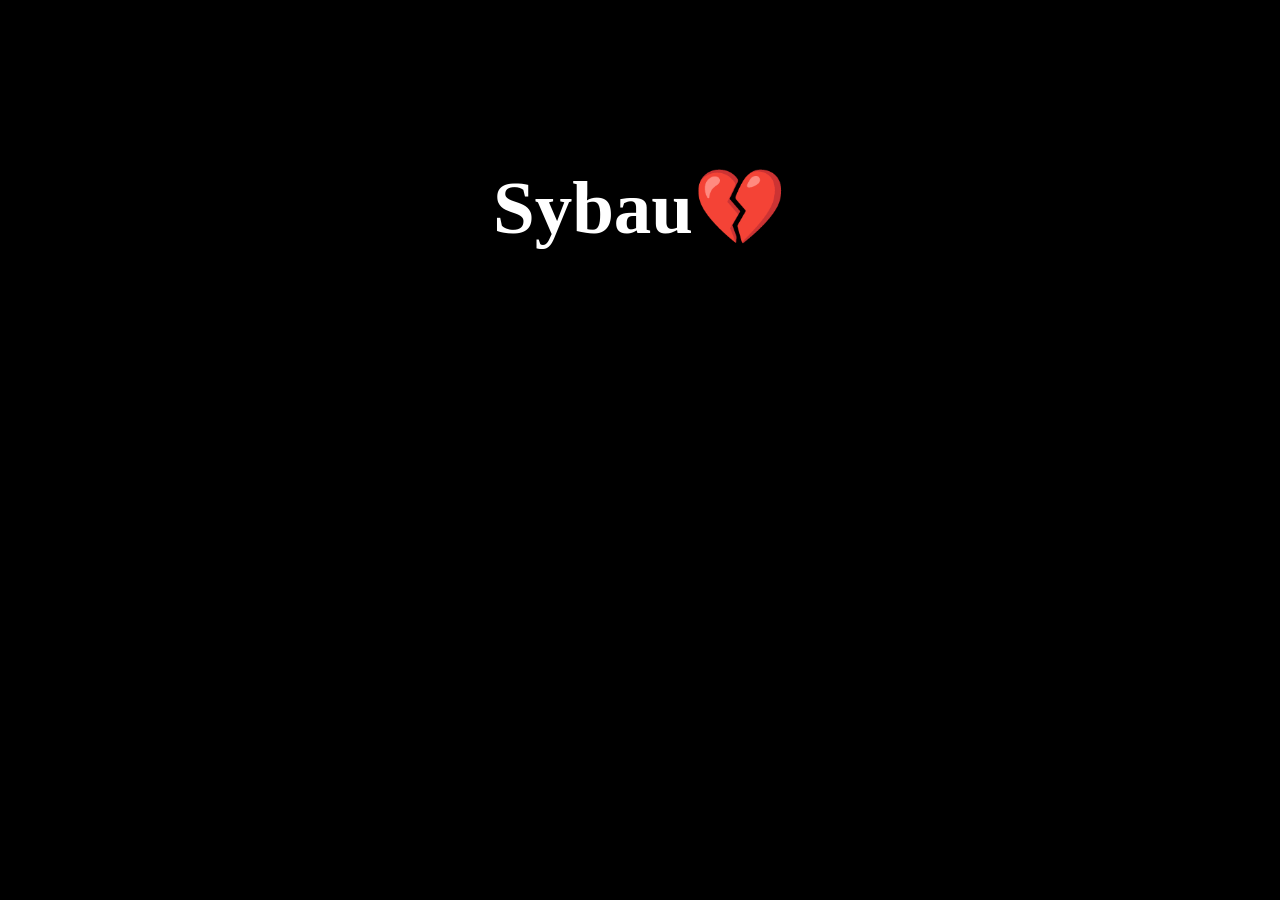
<file: tos/index.html>
<!DOCTYPE html>
<html lang="en">
<head>
    <meta charset="UTF-8">
    <meta name="viewport" content="width=device-width, initial-scale=1.0">
    <title>No One want you</title>
</head>
<style>
    body {
        background-color: black;
    }
</style>
<body>
    <center><h1 style="color: white; margin-top: 13%; font-size: 75px;">Sybau💔</h1></center>
</body>
</html>
</file>
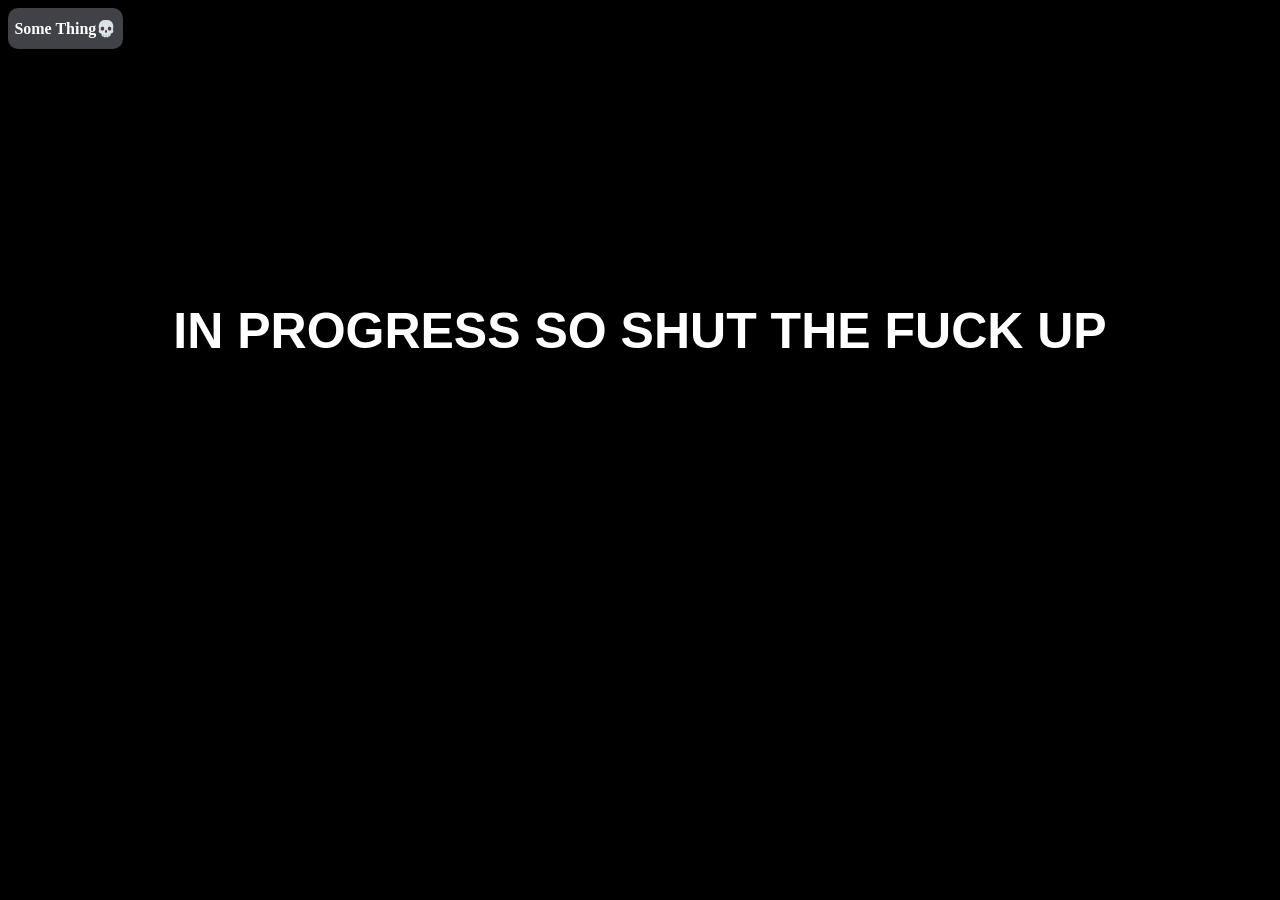
<file: index_in_progress.html>
<!DOCTYPE html>
<html lang="en">

<head>
    <meta charset="UTF-8">
    <meta name="viewport" content="width=device-width, initial-scale=1.0">
    <link rel="shortcut icon" href="logo.jpg">
    <title>WarLord Network | IN PROGRES</title>
</head>
<style>
    body {
        background-color: black;
    }

    h1 {
        color: white;
        text-align: center;
        font-family: 'Poppins', sans-serif;
        margin-top: 20%;
        font-size: 50px;
    }

    .back-button {
        margin-top: 2rem;
        display: inline-block;
        background-color: #5865F2;
        color: rgb(255, 255, 255);
        font-weight: 600;
        padding: 0.7rem 1.4rem;
        border-radius: 10px;
        text-decoration: none;
        transition: background-color 0.3s;
    }

    .rick-roll:hover {
        background-color: #adb2e4;
    }

    .rick-roll {
        display: inline-block;
        background-color: #414248;
        color: rgb(255, 255, 255);
        font-weight: 600;
        padding: 0.7rem 0.4rem;
        border-radius: 10px;
        text-decoration: none;
        transition: background-color 0.3s;
    }
</style>

<body>
    <a class="rick-roll" href="https://www.youtube.com/watch?v=dQw4w9WgXcQ&pp=ygUKcmljayByb2xsIA%3D%3D">Some Thing💀</a>
    <h1>IN PROGRESS SO SHUT THE FUCK UP</h1>
</body>

</html>
</file>
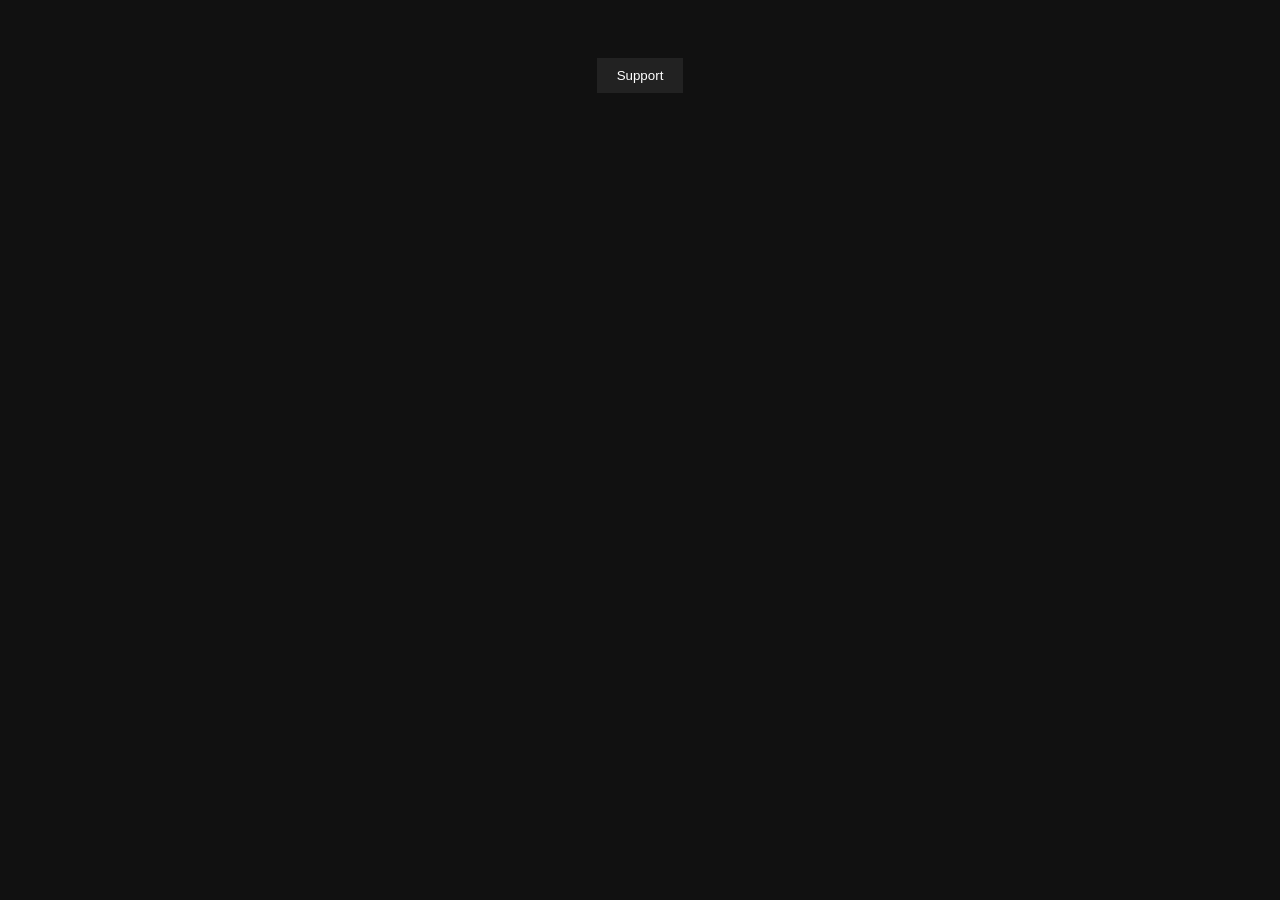
<file: debug/pop_up.html>
<!DOCTYPE html>
<html lang="en">
<head>
    <meta charset="UTF-8">
    <title>Support Popup</title>
    <style>
        body {
            background-color: #111;
        }

        .support-button {
            padding: 10px 20px;
            background-color: #222;
            border: none;
            color: white;
            cursor: pointer;
            margin-top: 50px;
        }

        .popup {
            position: fixed;
            top: 50%;
            left: 50%;
            transform: translate(-50%, -50%) scale(0.95);
            background-color: #1c1c1c;
            padding: 20px;
            padding-right: 153px;
            border-radius: 6px;
            box-shadow: 0 0 10px rgba(0, 0, 0, 0.7);
            z-index: 999;
            width: 90%;
            max-width: 400px;
            font-family: Arial, sans-serif;
            color: white;
            opacity: 0;
            transition: opacity 0.2s ease, transform 0.2s ease;
            pointer-events: none;
        }

        .popup.show {
            opacity: 1;
            transform: translate(-50%, -50%) scale(1);
            pointer-events: auto;
        }

        .popup-header {
            display: flex;
            justify-content: space-between;
            align-items: center;
            width: 100%;
        }

        .popup-header h3 {
            margin: 0;
            font-size: 18px;
        }

        .close-btn {
            position: absolute;
            top: 15px;
            right: 15px;
            background: none;
            color: white;
            border: none;
            font-size: 18px;
            cursor: pointer;
        }

        .divider {
            height: 1px;
            background-color: #444;
            width: calc(100% + 173px);
            /* 153 (kanan) + 20 (kiri) */
            margin-left: -20px;
            margin-right: -153px;
            margin-top: 12px;
            margin-bottom: 12px;
        }

        .popup p {
            margin: 8px 0;
        }
    </style>
</head>
<body>

    <!-- Tombol Support -->
    <center><button id="supportBtn" class="support-button" onclick="togglePopup()">Support</button></center>

    <!-- Popup -->
    <div class="popup" id="supportPopup">
        <div class="popup-header">
            <h3 class="support-header">Support</h3>
            <button class="close-btn" onclick="togglePopup()">✕</button>
        </div>
        <div class="divider"></div>
        <p>📧 Email: sangsuratma@gmail.com</p>
        <p>📞 WhatsApp: +62 823 4037 9194</p>
        <p>💬 Discord: dipta14</p>
    </div>

    <script>
        function togglePopup() {
            const popup = document.getElementById("supportPopup");
            popup.classList.toggle("show");
        }

        document.addEventListener("click", function (event) {
            const popup = document.getElementById("supportPopup");
            const button = document.getElementById("supportBtn");

            if (
                popup.classList.contains("show") &&
                !popup.contains(event.target) &&
                !button.contains(event.target)
            ) {
                popup.classList.remove("show");
            }
        });
    </script>
</body>
</html>
</file>
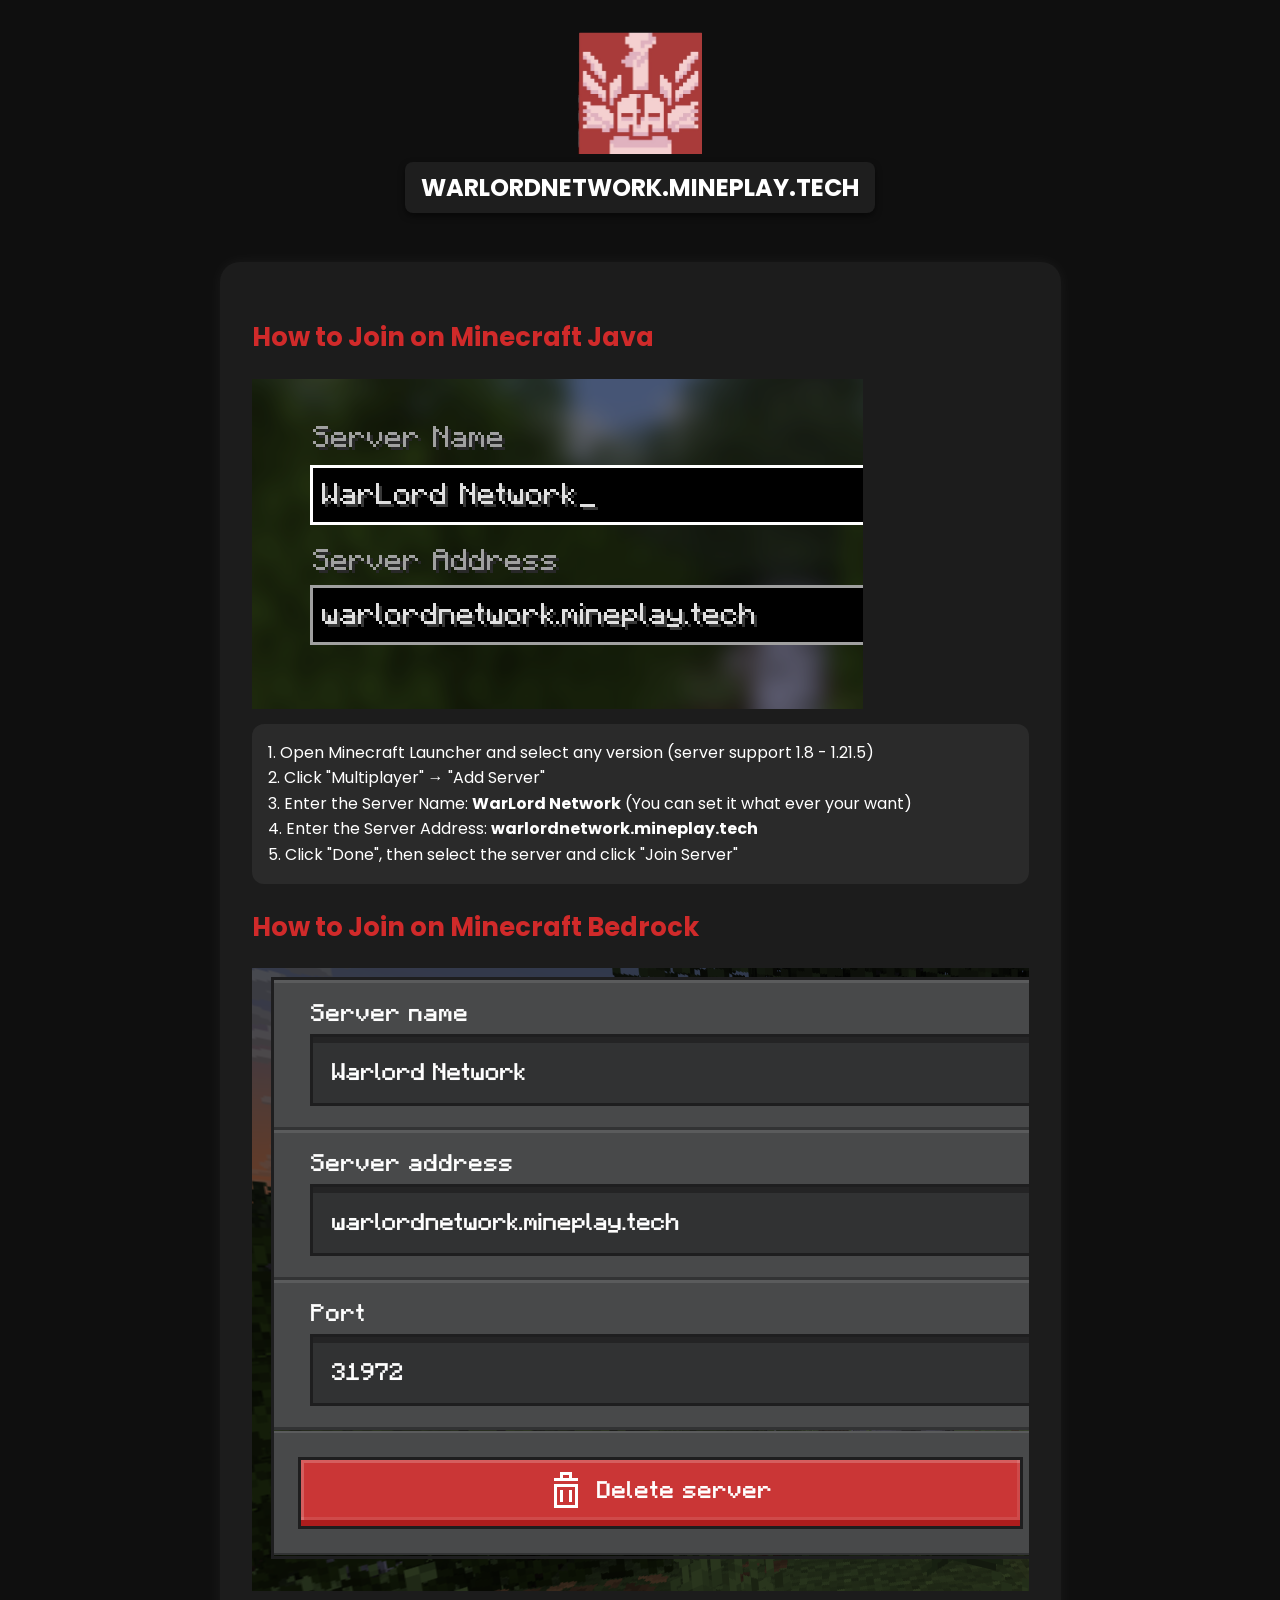
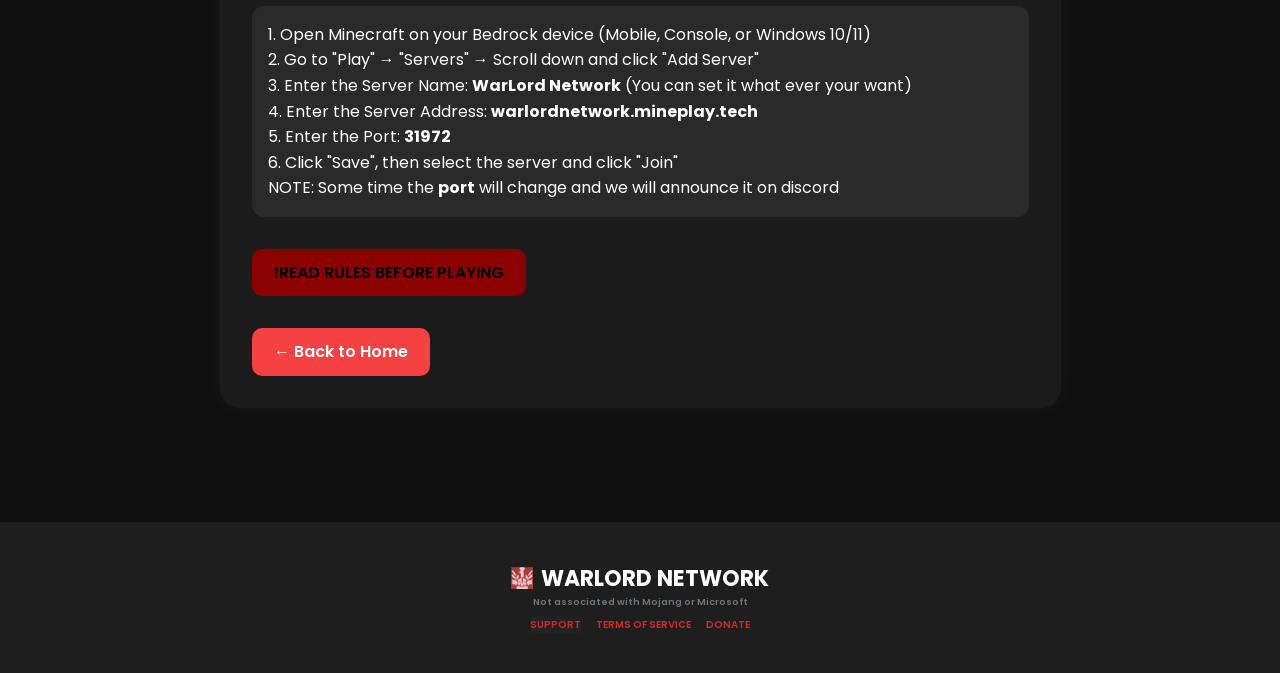
<file: join/ki14.html>
<!DOCTYPE html>
<html lang="en">
<head>
  <meta charset="UTF-8">
  <title>WarLord Network | How to Join</title>
  <link rel="shortcut icon" href="../logo.jpg">
  <link rel="stylesheet" href="../store/skin.css">
  <meta name="viewport" content="width=device-width, initial-scale=1.0">
  <link href="https://fonts.googleapis.com/css2?family=Poppins:wght@400;600&display=swap" rel="stylesheet">
  <style>
    body {
      margin: 0;
      font-family: 'Poppins', sans-serif;
      background-color: #0f0f0f;
      color: white;
      display: flex;
      flex-direction: column;
    }

    .header {
      display: flex;
      flex-direction: column;
      align-items: center;
      margin-top: 2rem;
    }

    .logo {
      width: 146px;
      height: auto;
      margin-bottom: 0.5rem;
    }

    .server-ip {
      background-color: #1e1e1e;
      padding: 0.5rem 1rem;
      border-radius: 8px;
      font-weight: bold;
      color: white;
      font-size: 24px;
      box-shadow: 0px 3px 6px rgba(0, 0, 0, 0.5);
    }

    .guide-container {
      max-width: 800px;
      background-color: #1c1c1c;
      border-radius: 20px;
      padding: 2rem;
      box-shadow: 0 0 15px rgba(255, 255, 255, 0.05);
      text-align: left;
    }

    .center {
      margin-right: auto;
      margin-left: auto;
      margin-top: 24px;
      margin-bottom: 114px;
    }

    h2 {
      color: #d02a2a;
      font-size: 1.6rem;
      margin-top: 1.5rem;
    }

    .instructions {
      background-color: #2a2a2a;
      padding: 1rem;
      border-radius: 12px;
      margin-top: 0.5rem;
      line-height: 1.6;
    }

    .back-button {
      margin-top: 2rem;
      display: inline-block;
      background-color: #f54141;
      ;
      color: rgb(255, 255, 255);
      font-weight: 600;
      padding: 0.7rem 1.4rem;
      border-radius: 10px;
      text-decoration: none;
      transition: background-color 0.3s;
    }

    .read-rule-button {
      margin-top: 2rem;
      display: inline-block;
      background-color: darkred;
      color: rgb(0, 0, 0);
      font-weight: 600;
      padding: 0.7rem 1.4rem;
      border-radius: 10px;
      text-decoration: none;
      transition: background-color 0.3s;
    }

    .back-button:hover {
      background-color: #ca2424
    }

    .read-rule-button:hover {
      background-color: #670b0b;
    }

    /* SUPPORT STYLE START */
    .support-button {
      background-color: #222;
      border: none;
      color: white;
      cursor: pointer;
    }

    .popup {
      position: fixed;
      top: 50%;
      left: 50%;
      transform: translate(-50%, -50%) scale(0.95);
      background-color: #1c1c1c;
      padding: 20px;
      border-radius: 6px;
      box-shadow: 0 0 10px rgba(0, 0, 0, 0.7);
      z-index: 999;
      width: 90%;
      max-width: 400px;
      font-family: Arial, sans-serif;
      color: white;
      opacity: 0;
      transition: opacity 0.2s ease, transform 0.2s ease;
      pointer-events: none;
    }

    .popup.show {
      opacity: 1;
      transform: translate(-50%, -50%) scale(1);
      pointer-events: auto;
    }

    .popup-header {
      display: flex;
      justify-content: space-between;
      align-items: center;
      width: 100%;
    }

    .popup-header h3 {
      margin: 0;
      font-size: 18px;
    }

    .close-btn {
      position: absolute;
      top: 15px;
      right: 15px;
      background: none;
      color: white;
      border: none;
      font-size: 18px;
      cursor: pointer;
    }

    .divider {
      height: 1px;
      background-color: #444;
      width: calc(100% + 40px);
      margin-left: -20px;
      margin-bottom: 18px;
      margin-top: 10px;
    }

    .popup p {
      margin: 8px 0;
    }

    /* SUPPORT STYLE END */
  </style>
</head>

<body>

  <div class="header">
    <img src="../logo.jpg" alt="Logo" class="logo" oncontextmenu="return false">
    <div class="server-ip">WARLORDNETWORK.MINEPLAY.TECH</div>
  </div> <br>

  <div class="center">
    <div class="guide-container">
      <h2>How to Join on Minecraft Java</h2>
      <img src="./java.png" oncontextmenu="return false">
      <div class="instructions">
        1. Open Minecraft Launcher and select any version (server support 1.8 - 1.21.5)<br>
        2. Click "Multiplayer" → "Add Server"<br>
        3. Enter the Server Name: <strong>WarLord Network</strong> (You can set it what ever your want)<br>
        4. Enter the Server Address: <strong>warlordnetwork.mineplay.tech</strong><br>
        5. Click "Done", then select the server and click "Join Server"
      </div>

      <h2>How to Join on Minecraft Bedrock</h2>
      <img src="./bedrock.png" oncontextmenu="return false">
      <div class="instructions">
        1. Open Minecraft on your Bedrock device (Mobile, Console, or Windows 10/11)<br>
        2. Go to "Play" → "Servers" → Scroll down and click "Add Server"<br>
        3. Enter the Server Name: <strong>WarLord Network</strong> (You can set it what ever your want)<br>
        4. Enter the Server Address: <strong>warlordnetwork.mineplay.tech</strong><br>
        5. Enter the Port: <strong>31972</strong><br>
        6. Click "Save", then select the server and click "Join"<br>
        NOTE: Some time the <strong>port</strong> will change and we will announce it on discord
      </div>

      <a class="read-rule-button" href="/rules">!READ RULES BEFORE PLAYING</a> <br>

      <a class="back-button" href="/..">← Back to Home</a>
    </div>
  </div>

  <div class="bottom-content">
    <div id="foot">
      <div class="container">
        <section class="copyright">
          <div class="copyright-text">
            <div class="copyright-icon"><img style="max-width: 100%;" src="../logo.jpg" oncontextmenu="return false"></div>
            <div class="copyright-text">
              <span><strong>WarLord Network</strong></span>
            </div>
          </div>
          <small>Not associated with Mojang or Microsoft</small>
          <div class="copyright-links">
            <a id="supportBtn" class="support-button" onclick="togglePopup()">SUPPORT</a>
            <a href="../tos/" target="_blank">TERMS OF SERVICE</a>
            <a href="https://saweria.co/Dipta14" target="_blank">DONATE</a>
          </div>
      </div>
    </div>
  </div>
  </div>

  <!-- Popup Start -->
  <div class="popup" id="supportPopup">
    <div class="popup-header">
      <h3 class="support-header">Support</h3>
      <button class="close-btn" onclick="togglePopup()">✕</button>
    </div>
    <div class="divider"></div>
    <p>📧 Email: sangsuratma@gmail.com (may slow)</p>
    <p>📞 WhatsApp: +62 823 4037 9194</p>
    <p>💬 Discord: dipta14</p>
  </div>
  <!-- Popup END -->
</body>

<!-- POP UP SUPPORT SYSTEM START -->
<script>
  function togglePopup() {
    const popup = document.getElementById("supportPopup");
    popup.classList.toggle("show");
  }

  document.addEventListener("click", function (event) {
    const popup = document.getElementById("supportPopup");
    const button = document.getElementById("supportBtn");

    if (
      popup.classList.contains("show") &&
      !popup.contains(event.target) &&
      !button.contains(event.target)
    ) {
      popup.classList.remove("show");
    }
  });
</script>
<!-- POP UP SUPPORT SYSTEM END! -->

</html>
</file>
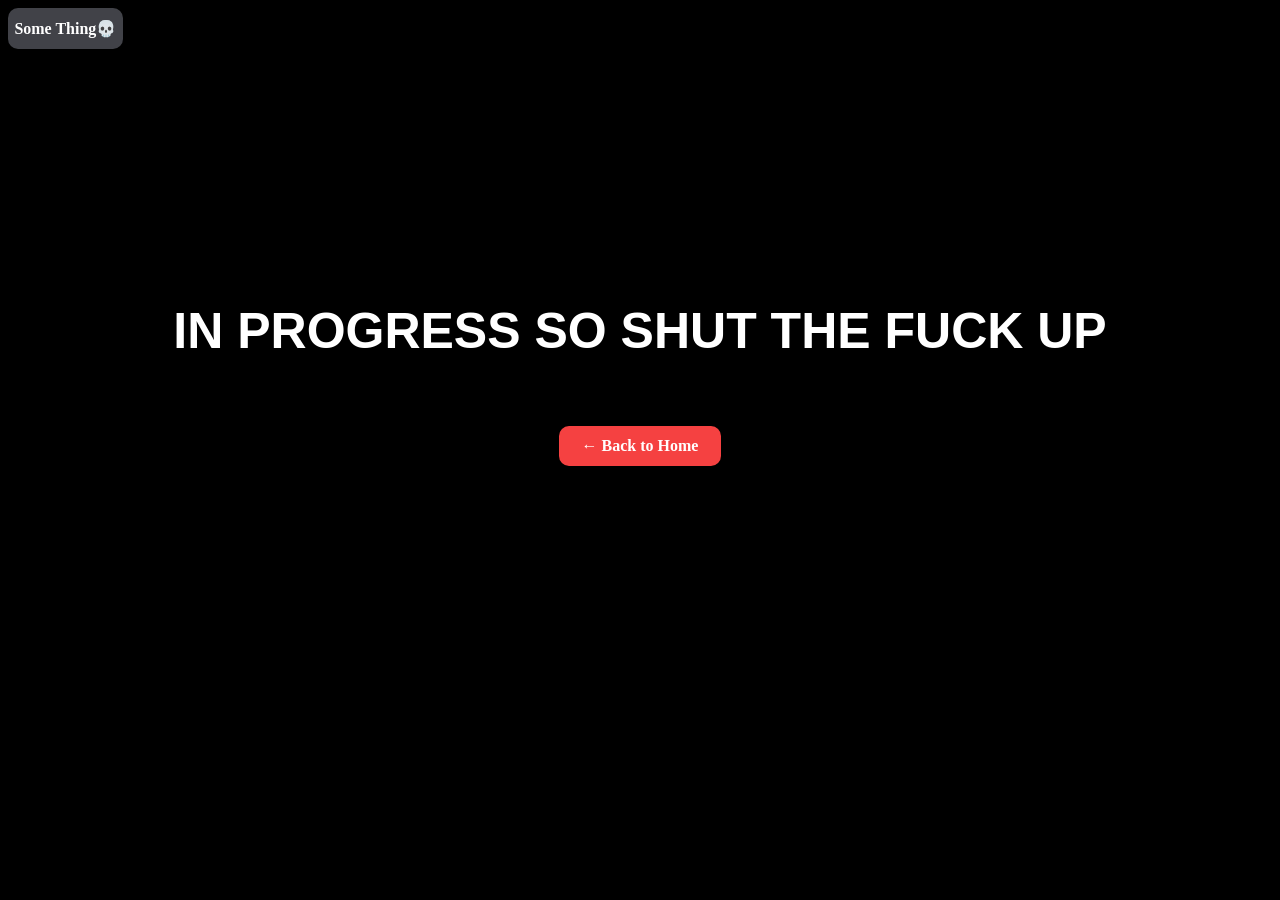
<file: rules/ki14.html>
<!DOCTYPE html>
<html lang="en">

<head>
    <meta charset="UTF-8">
    <meta name="viewport" content="width=device-width, initial-scale=1.0">
    <link rel="shortcut icon" href="/logo.jpg">
    <title>WarLord Network | Rules</title>
</head>
<style>
    body {
        background-color: black;
    }

    h1 {
        color: white;
        text-align: center;
        font-family: 'Poppins', sans-serif;
        margin-top: 20%;
        font-size: 50px;
    }

    .back-button {
        margin-top: 2rem;
        display: inline-block;
        background-color: #f54141;
        color: rgb(255, 255, 255);
        font-weight: 600;
        padding: 0.7rem 1.4rem;
        border-radius: 10px;
        text-decoration: none;
        transition: background-color 0.3s;
    }

    .back-button:hover {
       background-color: #ca2424;
    }

    .rick-roll:hover {
        background-color: #adb2e4;
    }

    .rick-roll {
        display: inline-block;
        background-color: #414248;
        color: rgb(255, 255, 255);
        font-weight: 600;
        padding: 0.7rem 0.4rem;
        border-radius: 10px;
        text-decoration: none;
        transition: background-color 0.3s;
    }
</style>

<body>
    <a class="rick-roll" href="https://www.youtube.com/watch?v=dQw4w9WgXcQ&pp=ygUKcmljayByb2xsIA%3D%3D">Some Thing💀</a>
    <h1>IN PROGRESS SO SHUT THE FUCK UP</h1>
    <center><a class="back-button" href="/..">← Back to Home</a></center>
</body>

</html>
</file>
<file: store/skin.css>
.absolute {
            position: absolute;
        }

        .relative {
            position: relative;
        }

        .group:hover .group-hover\:show {
            transform: translateY(-0.5rem) scale(1.2);
            opacity: 1;
        }

        .custom-tooltip {
            z-index: 1030;
            display: block;
            visibility: visible;
            font-size: 12px;
            opacity: 0;
            color: #424549;
            text-transform: uppercase;
            font-weight: 700;
            line-height: 2rem;
            padding-left: 1.5rem;
            padding-right: 1.5rem;
            padding-top: 0.5rem;
            padding-bottom: 0.5rem;
            background-color: white;
            border-radius: 0.5rem;
            transition: transform 0.3s ease-in-out;
            width: max-content;
            top: -3.5rem;
            right: 2%;
            pointer-events: none;
        }

        .tooltip-pointer {
            border: 6px solid white;
            border-bottom-color: transparent;
            border-right-color: transparent;
            border-left-color: transparent;
            right: 0.9rem;
            top: 100%;
        }

        .header {
            margin: 0px;
        }

        .header .buttons {
            text-align: center;
            width: 100%;
            margin: 0px;
        }

        .header .buttons .toolbar {
            margin: 0px;
        }

        .header .buttons .toolbar>div>.btn {
            border: none !important;
            background: #036fff !important;
            font-weight: 800 !important;
            color: white !important;
            padding: 8px 14px;
            border-radius: 5px;
        }

        .user-block {
            display: inline-block;
        }

        .user-block .flex {
            display: flex;
            align-items: center;
        }

        .user-block .avatar img {
            max-width: 18px;
            border-radius: 3px;
            margin-right: 8px;
        }

        .header .buttons .toolbar>div>.btn i {
            opacity: .5;
            margin-right: 2px;
        }

        span.fa.fa-caret-down {
            margin-left: 2px;
            opacity: .35;
        }

        .dropdown-menu {
            background: #036fff !important;
            border: none !important;
            margin-top: 5px;
        }

        .dropdown-menu>li>a {
            background: transparent !important;
            font-weight: bold;
            color: black !important;
        }

        .dropdown-menu>li.active>a {
            color: white !important;
            background: #ffffff0f !important;
        }

        .panel-heading.checkout-head {
            display: flex;
            align-items: center;
            padding: 25px !important;
        }

        .server-icon {
            max-width: 46px;
            margin-right: 16px;
        }

        .total-price {
            font-size: 13px;
            color: #999999;
            font-weight: 700;
        }

        .panel-heading.checkout-head .text-left {
            line-height: 1.2;
        }

        .panel-heading.checkout-head .text-right {
            margin-left: auto;
        }

        .total-price span,
        .total-price small {
            color: silver;
        }

        hr {
            border-color: #52555c54 !important;
        }

        .table>thead>tr>th {
            border: none !important;
        }

        .table>thead>tr>th,
        .table>tbody>tr>th,
        .table>tfoot>tr>th,
        .table>thead>tr>td,
        .table>tbody>tr>td,
        .table>tfoot>tr>td {
            border-color: #ffffff0d !important;
        }

        .full-width.check-wrap {
            max-width: 800px;
            float: none;
            margin: 0 auto;
        }

        .logged-in-as {
            background: #00000014;
            display: flex;
            align-items: center;
            gap: 15px;
            padding: 20px;
            border-radius: 10px;
            margin-bottom: 25px;
            border: 1px solid #ffffff0f;
        }

        .logged-in-as h1,
        .logged-in-as p {
            margin: 0px;
            font-weight: bold;
        }

        .wrong-account {
            margin-left: auto;
            display: flex;
            flex-direction: column;
            font-size: 10px;
            text-align: right;
            color: #999999;
        }

        .wrong-account>a {
            font-size: 13px;
            color: white;
            text-decoration: underline;
            font-weight: bold;
        }

        .logged-in-as {
            font-size: 12px;
            color: #999999;
        }

        .logged-in-as h1 {
            font-size: 20px;
            color: white;
            font-weight: 800;
        }

        .logged-in-as .avatar img {
            max-width: 36px;
            border-radius: 8px;
            border-bottom: 3px solid black;
        }

        .redirect-wrap {
            max-width: 300px;
            margin: 0 auto;
            margin-bottom: -30px !important;
        }

        .loaderOne .package:nth-child(1) .package-name .mdi-key {
            color: #59ee36 !important;
        }

        .loaderOne .package:nth-child(7) .package-name .mdi-key {
            color: #7BFF00 !important;
        }

        .page-header h4 {
            color: white;
            font-size: 20px;
            font-weight: 800;
        }

        .page-header {
            border-color: #ffffff17;
        }

        body {
            color: silver;
            line-height: normal;
            font-family: 'proxima-nova', sans-serif;
            font-style: normal;
        }

        .checkout .packages table tbody .buttons {
            min-width: 140px;
        }

        .table-striped>tbody>tr:nth-child(odd)>td,
        .table-striped>tbody>tr:nth-child(odd)>th {
            background: #00000014 !important;
        }

        .table>thead>tr>th,
        .table>tbody>tr>th,
        .table>tfoot>tr>th,
        .table>thead>tr>td,
        .table>tbody>tr>td,
        .table>tfoot>tr>td {
            border-color: #ffffff1f;
        }

        .table>thead>tr>th,
        .table>tbody>tr>th,
        .table>tfoot>tr>th,
        .table>thead>tr>td,
        .table>tbody>tr>td,
        .table>tfoot>tr>td {
            padding: 15px;
        }

        .checkout .packages table tbody td {
            padding: 18px 15px;
        }

        .table>thead>tr>th {
            color: #999999;
            font-size: 13px;
        }

        td.name {
            font-weight: bold;
            color: white;
            font-size: 15px !important;
        }

        .price {
            color: #999999 !important;
        }

        .btn {
            outline: none !important;
        }

        .btn-default {
            border-color: transparent !important;
            background: #40444a !important;
            color: white !important;
        }

        .btn-danger {
            background: #f44336 !important;
            border-color: transparent !important;
        }

        .step-block .text {
            text-align: left !important;
        }

        .step-block .image {
            order: -1 !important;
        }

        .step-block ul {
            padding-left: 15px;
            list-style: auto;
        }

        .step-block ul li {
            color: #d3d3d3;
            margin-bottom: 12px;
        }

        button#purchase-button {
            font-weight: 900;
            padding: 15px;
            border-radius: 8px;
        }

        .input-group-btn .btn {
            font-weight: bold;
        }

        .btn-info {
            background: #036fff !important;
            border-color: transparent !important;
        }

        .btn-primary {
            background: #036fff !important;
            border-color: transparent !important;
        }

        @media only screen and (min-width: 768px) {
            .package-loader.loaderOne>.package .package-text .package-name {
                font-size: 38px !important;
                font-weight: 700 !important;
            }

            .package-loader>.package:nth-child(4) .package-name,
            .package-loader>.package:nth-child(5) .package-name {
                font-size: 36px !important;
            }

            .package-loader>.package:nth-child(6) .package-name,
            .package-loader>.package:nth-child(7) .package-name {
                font-size: 36px !important;
            }

            .package-loader>.package:nth-child(8) .package-name,
            .package-loader>.package:nth-child(9) .package-name {
                font-size: 36px !important;
            }

            .package-loader>.package:nth-child(10) .package-name {
                font-size: 36px !important;
            }

            .container .section-title>span {
                font-size: 21px !important;
                font-weight: 700 !important;
            }

            .package-wrapper {
                padding: 15px 0px !important;
            }

            .tab-content .package-wrap {
                margin-top: 30px !important;
            }

            .bonus-items .section-title {
                margin-bottom: 30px !important;
            }

            .value-col {
                /* display: none !important; */
            }
        }

        .package-wrap.bonusItems.bottomItems .image img {
            max-width: 162px !important;
        }

        .loaderOne .package-image {
            max-width: 100px;
        }

        .bonus-item {
            padding: 45px 30px !important;
        }

        .bonus-item.misc-item .name {
            font-size: 35px !important;
        }

        .bonus-item.misc-item2 .name {
            font-size: 35px !important;
        }

        .bonus-item.misc-item3 .name {
            font-size: 35px !important;
        }

        .bonus-item .image img {
            max-width: 207px !important;
        }

        .bonus-item .image {
            height: 174px !important;
        }

        .bonus-item.misc-item .price span {
            font-size: 32px !important;
        }

        .bonus-item.misc-item2 .price span {
            font-size: 32px !important;
        }

        .bonus-item.misc-item3 .price span {
            font-size: 32px !important;
        }

        .bonus-item.misc-item .image {
            background: transparent !important;
        }

        .bonus-item.misc-item2 .image {
            background: transparent !important;
        }

        .bonus-item.misc-item3 .image {
            background: transparent !important;
        }

        .loaderOne .package:nth-child(1) .package-image,
        .loaderOne .package:nth-child(2) .package-image,
        .loaderOne .package:nth-child(3) .package-image {
            max-width: 120px !important;
        }

        .loaderOne .package:nth-child(4) .package-image,
        .loaderOne .package:nth-child(5) .package-image {
            max-width: 120 !important;
        }

        .loaderOne.package-loader>.package {
            min-height: 280px;
            background-color: #1e1e1e !important;
            border-bottom: 8px solid black;
        }

        .package-loader.loaderOne {
            align-items: center;
            max-width: 940px;
            margin: auto;
        }

        .loaderOne .package:nth-child(2) .package-name .mdi-key {
            color: #fc7703;
        }

        .loaderOne .package:nth-child(3) .package-name .mdi-key {
            color: #a503fc;
        }

        .loaderOne .package:nth-child(1) .package-name .mdi-key {
            color: #d1d1d1;
        }

        .container {
            max-width: 1100px !important;
        }


        /* ===================== */
        .step-block:nth-child(even) .step-marker {
            background: #036fff;
        }

        .step-block {
            display: flex;
            align-items: center;
            gap: 40px;
            padding: 30px;
            background: #ffffff0d;
            border-radius: 12px;
            overflow: hidden;
            border: 1px solid #00000042;
        }

        .step-block .text {
            flex: 1;
            color: #a9a9a9;
            font-size: 16px;
            line-height: 28px;
            font-weight: 500;
        }

        .step-block .image {
            max-width: 42%;
        }

        .step-block:nth-child(odd) .text {
            text-align: right;
        }

        .step-block .image img {
            border-radius: 10px;
        }

        .step-block .text h1 {
            color: white !important;
            font-weight: 900;
            font-size: 22px;
        }

        .steps {
            padding: 0 50px;
            display: flex;
            flex-direction: column;
            gap: 30px;
            margin-top: 35px;
            margin-bottom: 20px;
        }

        .step-block:nth-child(even) .image {
            order: -1;
        }

        span.step-marker {
            background: #036fff;
            color: white;
            font-weight: 800;
            padding: 5px 16px;
            border-radius: 100px;
            font-size: 13px;
        }

        .page-wrapper .panel-heading.header.show {
            margin-top: -25px !important;
            display: block !important;
            margin-bottom: 25px !important;
        }

        .minor-label>span {
            font-size: 13px;
            background: #036fff;
            padding: 10px 20px;
            border-radius: 100px;
            display: inline-block;
        }

        .page-wrapper .panel-heading.header.show>span {
            color: #036fff !important;
        }

        .minor-label {
            line-height: 1;
            margin-bottom: 10px;
            margin-top: -15px;
        }

        #rules .panel-body ul {
            padding: 0px;
            margin: 0px;
            list-style: none;
            display: flex;
            flex-direction: column;
            gap: 20px;
        }

        .below-modes>div {
            flex: 1;
        }

        .home-modes.gamemodes>a>span {
            padding-top: 25px !important;
        }

        #rules .panel-body ul>li {
            background: #ffffff0d;
            border-radius: 8px;
            overflow: hidden;
            border: 1px solid #0000002e;
        }

        #rules .panel-body ul>li .list-text {
            padding: 15px;
            font-size: 13px;
        }

        #rules .panel-body ul>li .list-header {
            text-transform: capitalize;
            padding: 12px 15px;
            border-bottom: 1px solid #ffffff14;
            color: white !important;
            font-weight: 800;
            font-size: 17px;
        }

        .join>a h2 {
            font-size: 42px !important;
        }

        .join>a i.fa-brands.fa-tiktok {
            font-size: 35px !important;
        }

        .join>a p {
            font-size: 18px;
        }

        .join>a .text {
            text-align: left !important;
        }

        .join>a {
            gap: 15px !important;
        }

        .content .join>a {
            padding: 0px !important;
        }

        .join>a .icon {
            order: -1 !important;
        }

        .join>a {
            justify-content: center !important;
        }

        .join>a {
            display: flex;
            align-items: center;
            gap: 25px;
        }

        .join>a i {
            font-size: 40px;
            color: #d02a2a !important;
        }

        .join>a {
            padding: 25px 30px !important;
        }

        .join>a:first-child {
            text-align: right;
            justify-content: flex-end;
            background: #1e1e1e !important;
        }

        .join>a:first-child .icon {
            order: 10;
        }

        .join>a:last-child {
            background: #1e1e1e !important;
        }

        .join-title {
            margin-bottom: 25px !important;
        }

        .join {
            display: flex;
            width: 65%;
            margin: 0px auto 50px auto;
        }

        .store-img {
            width: 100%;
            border-radius: 36px;

        }

        .server-img {
            width: 50%;
            border-radius: 36px;

        }

        .discord-img {
            width: 50%;
            border-radius: 36px;

        }

        .panel-title>a {
            display: flex;
            align-items: center;
        }

        .panel-title>a i {
            margin-left: auto;
            font-size: 32px;
            line-height: 0;
            opacity: .45;
        }

        .join>a {
            flex: 1;
            padding: 28px 30px;
            color: white !important;
            text-decoration: none !important;
            background: #ffffff0d !important;
            border-radius: 42px !important;
            border-bottom: 8px solid black;
        }

        .join2>a {
            border-bottom: none;
        }

        .join-title {
            margin: 0 50px;
            font-size: 100px;
            font-weight: 900;
            color: black;
            text-align: center;
            margin-bottom: 35px;
        }

        .join>a h2,
        .join>a p {
            margin: 10px 45px;
        }

        .join>a h2 {
            font-weight: 800;
            font-size: 32px;
            display: flex;
            justify-content: center;
        }

        .join>a p {
            font-weight: 600;
            margin-top: 3px;
            color: white;
        }

        .join>a .text {
            /*text-shadow: 0px 0px 10px #00000052;*/
        }

        .img-text {
            position: absolute;
            transform: translate(-38%, -160%);
            z-index: 1;
            color: white;
        }

        .join2>a p {
            color: white;
        }


        .Rules--page hr,
        .Home--page hr {
            margin: 35px 50px;
            border-color: #4b4e52 !important;
        }

        .below-modes {
            display: flex;
            gap: 40px;
            margin: 0 50px;
            margin-bottom: 15px !important;
        }

        .gamemodes:not(.home-modes)>a:after {
            content: "";
            position: absolute;
            left: 0;
            right: 0;
            bottom: 0;
            top: 0;
            background: linear-gradient(45deg, #272a2f, #0000);
        }

        .bottom-tags {
            z-index: 5;
        }

        .below-modes>div {
            color: #1e1e1e;
            text-align: center;
            font-size: 13px;
            line-height: 26px;
            font-weight: bold;
            padding: 0 30px;
        }

        .gamemodes.home-modes img {
            position: absolute;
            left: 0;
            right: 0;
            top: 0;
            bottom: 0;
            width: 100%;
            height: 100%;
            object-fit: cover;
        }

        .home-modes.gamemodes>a>span {
            padding-bottom: 25px !important;
        }

        .bottom-tags {
            position: absolute;
            left: 0;
            right: 0;
            display: flex;
            align-items: center;
            justify-content: center;
            bottom: 80px;
            color: white;
            gap: 15px;
        }

        .mainText {
            position: absolute;
            left: 0;
            right: 0;
            top: 0;
            bottom: 0;
            z-index: 5;
            color: white;
            display: flex;
            align-items: center;
            justify-content: center;
            padding-bottom: 25px;
            font-weight: 900;
            font-size: 43px;
            text-shadow: 0px 6px 20px #000000a6;
        }

        .bottom-tags>div {
            padding: 10px 16px !important;
        }

        .bottom-tags>div {
            background: #036fff;
            font-size: 11px;
            font-weight: 900;
            padding: 6px 16px;
            line-height: 1;
            border-radius: 100px;
            box-shadow: 0px 5px 15px #00000042;
        }

        .gamemodes>a>span {
            padding-top: 54px !important;
        }

        .Rules--page,
        .Play--page,
        .Home--page,
        .Help--page {
            min-height: 0px !important;
        }

        #rules .panel-heading+.panel-collapse .panel-body {
            padding: 20px 25px !important;
            border-color: #00000026 !important;
            font-size: 16px;
            font-weight: 700;
            color: #c3c3c3;
            line-height: 32px;
        }

        #rules {
            margin-top: 30px;
        }

        .page-wrapper #rules .panel {
            padding: 0px !important;
            margin: 0px !important;
            background: #ffffff0d !important;
            border-radius: 8px !important;
            box-shadow: 0 10px 15px -3px rgb(0 0 0 / 10%), 0 4px 6px -2px rgb(0 0 0 / 5%) !important;
        }

        #rules {
            display: flex;
            flex-direction: column;
            gap: 25px;
            margin-bottom: 10px !important;
            margin-left: 50px;
            margin-right: 50px;
        }

        .panel-title>a {
            display: block;
            padding: 30px 25px !important;
            font-weight: 900 !important;
            font-size: 19px;
            text-decoration: none !important;
        }

        #rules .panel .panel-heading {
            padding: 0px !important;
        }

        .gamemodes>a:hover {
            transform: scale(1.02);
        }

        .top-nav>a,
        .below-logo .ip-block {
            -webkit-transition: all .15s ease;
            transition: all .15s ease;
        }

        .gamemodes>a {
            -webkit-transition: all .15s ease;
            transition: all .15s ease;
            transform: scale(1);
        }

        .c-btn:hover {
            background: #036fff;
        }

        .c-btn {
            -webkit-transition: all .15s ease;
            transition: all .15s ease;
            background: #036fff;
            padding: 15px 28px;
            display: inline-flex;
            border-radius: 100px;
            color: #1e1e1e !important;
            font-size: 21px !important;
            font-weight: 900 !important;
            text-align: center;
            margin: 0 auto;
            margin-top: 15px !important;
            text-decoration: none !important;
        }

        .Help--page .panel-body.content {
            text-align: center;
        }

        .page-wrapper .panel-heading.header {
            font-weight: 900 !important;
        }

        .gamemodes>a {
            position: relative;
            overflow: hidden;
            box-shadow: 0 10px 15px -3px rgb(0 0 0 / 10%), 0 4px 6px -2px rgb(0 0 0 / 5%);
        }

        .Help--page .page-minor {
            line-height: 36px;
            font-size: 19px;
        }

        .gamemodes>a>span {
            position: absolute;
            left: 0;
            right: 0;
            bottom: 0;
            text-align: center;
            padding: 25px;
            background: #575a5fa3;
            backdrop-filter: blur(2px);
            font-size: 24px;
            font-weight: 900;
            color: #1e1e1e !important;
            text-shadow: 0px 0px 10px #00000052;
        }

        .gamemodes {
            display: flex;
            gap: 40px;
            margin: 0 50px;
            margin-top: 40px;
            margin-bottom: 15px !important;
        }

        .gamemodes>a {
            min-height: 180px;
            background: #ffffff08;
            display: flex;
            flex: 1;
            border-radius: 12px;
        }

        .page-minor {
            font-size: 20px;
            color: #cbcbcb;
            text-align: center;
            margin: 0 50px;
            font-weight: 600;
            margin-top: -10px;
        }

        .page-wrapper .panel-heading.header {
            text-align: center;
            border-bottom: none !important;
            padding-bottom: 0px !important;
            padding-top: 50px !important;
            font-size: 39px;
        }

        .below-logo .ip-block:hover {
            color: #d02a2a !important;
        }

        .page-wrapper .panel {
            background: #1e1e1e !important;
            border-bottom: 8px solid black !important;
            box-shadow: 0 10px 55px -3px rgb(0 0 0 / 6%), 0 4px 6px -2px rgb(0 0 0 / 5%);
            padding-bottom: 20px !important;
        }

        .loading-wrap svg {
            width: 65px;
            height: 65px;
        }

        .loading-wrap {
            align-items: center;
            justify-content: center;
            position: fixed;
            left: 0;
            right: 0;
            top: 0;
            bottom: 0;
            background: #111111;
            z-index: 500;
            flex-direction: column;
            color: #424549;
            text-transform: uppercase;
            font-size: 12px;
            letter-spacing: 1px;
            gap: 30px;
        }

        .loading-wrap strong {
            color: white !important;
        }

        body.loading {
            overflow: hidden;
        }

        .main-wrap {
            position: relative;
        }

        body.loading .loading-wrap {
            display: flex;
        }

        .loading-wrap {
            display: none;
        }

        .package-wrapper.misc-item,
        .package-wrapper.bonus-items {
            padding-top: 0px !important;
            margin-top: 30px !important;
        }

        .package-wrapper.bonus-items {
            padding-top: 0px !important;
            margin-top: 30px !important;
        }

        .package-wrapper.misc-item2 {
            padding-top: 0px !important;
            margin-top: 30px !important;
            max-width: 530px;
        }

        .package-wrapper.misc-item3,
        .package-wrapper.bonus-items {
            padding-top: 0px !important;
            margin-top: 30px !important;
        }

        .package-loader {
            flex-wrap: wrap;
        }


        .package-loader>.package:nth-child(3),
        .package:nth-child(4),
        .package-loader>.package:nth-child(5),
        .package-loader.>.package:nth-child(6),
        .package-loader>.package:nth-child(10) {
            width: 48.7%;
        }

        .rank-section {
            width: 100%;
        }

        .bonus-items .tab-content .package-wrap {
            background: #424549;
            border-radius: 20px;
            gap: 0px !important;
        }

        .section-title>span {
            font-weight: 800 !important;
            font-size: 19PX !important;
            letter-spacing: .5PX !important;
        }

        .package-item .name h2 {
            font-weight: 800 !important;
            color: black !important;
        }

        .bonus-item .price span {
            font-size: 21px !important;
            font-weight: 800 !important;
        }

        .package-item.common .image {
            background: #d1d1d1 !important;
        }

        .package-item.common .name .icon {
            color: #d1d1d1;
        }

        .package-item.uncommon .image {
            background: #7bff00 !important;
        }

        .package-item.rare .image {
            background: #036fff !important;
        }

        .page-wrapper {
            background: #111111 !important;
        }

        .package-item.epic .image {
            background: #a503fc !important;
        }

        .package-item.epic .name .icon {
            color: #a503fc !important;
        }

        .package-item.legendary .image {
            background: #fff700 !important;
        }

        .package-item.legendary .name .icon {
            color: #fff700 !important;
        }

        .copyright-text small {
            font-weight: 800 !important;
            font-size: 12px;
        }

        .package-item .image {
            margin: 10px 0px;
        }

        .package-item .price,
        .package-item .name h2 {
            font-size: 20px !important;
        }

        .package-item .name .icon {
            font-size: 40px !important;
        }

        .package-loader>.package,
        .package-item,
        .bonus-item {
            border-radius: 36px !important;
        }

        .package-item .image {
            height: 220px !important;
        }

        .vip--rank .package-text {
            background: #fc0 !important;
        }

        .vip--rank a {
            background: #fc0 !important;
            color: white !important;
        }

        .mvp--rank .package-text {
            background: #fe9900 !important;
        }

        .mvp--rank a {
            background: #fe9900 !important;
            color: white !important;
        }

        .pro--rank .package-text {
            background: #f60 !important;
        }

        .pro--rank a {
            background: #f60 !important;
            color: white !important;
        }

        .elite--rank .package-text {
            background: #ff0100 !important;
        }

        .elite--rank a {
            background: #ff0100 !important;
            color: white !important;
        }

        .package-button.disabled>a {
            opacity: .2;
            color: black;
            background: #a6b1c5;
        }

        @media only screen and (max-width: 768px) {
            .head {
                padding-top: 40px !important;
            }

            .copyright>.copyright-text {
                flex-direction: column !important;
            }

            .package-wrap {
                flex-direction: column !important;
            }

            .top-nav {
                display: none !important;
            }

            .section-title {
                flex-direction: column !important;
                height: auto !important;
            }

            .section-title .nav.nav-tabs {
                position: relative !important;
                order: 5 !important;
                margin-top: 10px !important;
            }

            .package-wrapper {
                padding: 25px 0px !important;
            }

            .package-loader {
                padding: 0px !important;
            }

            .copyright>.copyright-text {
                flex-direction: column;
            }

            .package-loader {
                flex-direction: column;
                padding: 0 15px;
            }

            #foot .watermark {
                display: none !important;
            }

            #foot .copyright {
                margin: 0 auto;
                text-align: center;
            }

            .package-wrapper .container {
                padding-top: 0px !important;
            }

            #foot {
                padding: 25px 0px !important;
            }
        }

        .package-item.uncommon .icon {
            color: #75cf22 !important;
        }

        .rare .icon {
            color: #52b7ff !important;
        }

        .epic .icon {
            color: #986eff !important;
        }

        .legendary .icon {
            color: #fc0 !important;
        }

        .package-item.legendary .image {
            background: linear-gradient(180deg, #f5c74414, #0000);
        }

        .package-item.epic .image {
            background: linear-gradient(180deg, #986eff33, #0000);
        }

        .package-item.rare .image {
            background: linear-gradient(180deg, #52b7ff1c, #0000);
        }

        .package-item.uncommon .image {
            background: linear-gradient(180deg, #75cf221c, #0000);
        }

        .package-item.common .image {
            background: linear-gradient(180deg, #b0c1c917, #0000);
        }

        .package-item .image img {
            position: absolute;
            left: -5px;
            right: 0;
            top: 0;
            bottom: 0;
            object-fit: cover;
            width: 100%;
            height: 100%;
            padding: 20px;
        }

        .package-item .image {
            background: #ffe6e60f;
            height: 158px;
            border-radius: 10px;
            overflow: hidden;
            position: relative;
        }

        .package-item {
            display: flex;
            flex-direction: column;
            gap: 15px;
        }

        .package-item h2 {
            margin: 0px;
        }

        .package-item .name h2 {
            font-size: 17px;
            font-weight: bold;
            text-transform: uppercase;
            color: white;
        }

        .package-item .price {
            color: #bcc1c9;
            font-weight: bold;
            font-size: 18px;
        }

        .bonus-item {
            text-decoration: none !important;
        }

        .package-item .name .icon {
            color: #bcc1c9;
            font-weight: bold;
            font-size: 24px;
            margin-bottom: 2px;
            line-height: 1;
            margin-top: -5px;
        }

        .tab-content .package-wrap {
            margin-top: 20px;
        }

        .bonus-items .tab-content .package-wrap {
            margin: 0px !important;
        }

        .package-wrap {
            display: flex;
            width: 100%;
            gap: 20px;
        }

        .package-item {
            background: #424549;
            flex: 1;
            padding: 30px;
            text-align: center;
            border-radius: 10px;
        }

        .bonus-items .tab-content {
            display: flex;
            align-items: center;
            justify-content: center;
            gap: 20px;
        }

        .bonus-item {
            background: #424549;
            flex: 1;
            padding: 30px;
            text-align: center;
            border-radius: 10px;
        }

        .bonus-items .section-title {
            margin-bottom: 10px;
        }

        .bonus-item .price span {
            background: #26292e;
            padding: 12px 20px;
            display: block;
            border-radius: 100px;
            color: white;
            font-weight: bold;
            font-size: 18px;
        }

        .bonus-item .name {
            margin-bottom: 15px;
            color: #d1d1d1;
            text-transform: uppercase;
            letter-spacing: .5px;
            font-weight: bold;
            font-size: 19px;
        }

        .bonus-item .image {
            height: 140px;
            margin-bottom: 20px;
            display: flex;
            align-items: center;
            justify-content: center;
        }

        .section-title {
            display: flex;
            position: relative;
            height: 45px;
            align-items: center;
            width: 100%;
            justify-content: center;
            color: white;
        }

        .section-title .nav.nav-tabs {
            position: absolute;
            left: 0;
        }

        .section-title>span {
            color: #8d8d8d;
            font-weight: bold;
            text-transform: uppercase;
            letter-spacing: 1px;
            font-size: 15px;
        }

        .nav-tabs {
            padding: 8px 12px !important;
        }

        .ip-block {
            background: #036fff !important;
            color: white !important;
            border: 4px solid #ffffff5c !important;
            box-shadow: 0px 6px 0px black;
            padding: 8px 14px;
            border-radius: 8px !important;
        }

        /* End of mobile */
        .error-no-content {
            background: #4245492e;
            padding: 20px;
            border-radius: 10px;
            margin-top: 20px;
            font-size: 11px;
            color: #787d83bf;
            border: 1px solid #ffffff08;
            box-shadow: 0 10px 15px -3px rgb(0 0 0 / 5%), 0 4px 6px -2px rgb(0 0 0 / 2%);
        }

        .key-loader {
            display: flex;
            gap: 15px;
            align-items: center;
            justify-content: center;
        }

        .key-loader .package-icon {
            font-size: 36px;
            margin-bottom: -10px;
            color: #a4abb7;
        }

        .key-loader .package:nth-child(2) .package-icon {
            color: #036fff;
        }

        .key-loader .package:nth-child(3) .package-icon {
            color: #ffcc00;
        }

        .key-loader .package:nth-child(4) .image {
            color: #9715cb;
            width: 100%;
        }

        .key-loader .package:nth-child(5) .image {
            color: #9715cb;
            width: 100%;
        }

        .key-loader .package:nth-child(5) .package-icon {
            color: #8ee030;
        }

        .key-loader .package {
            display: block;
            flex: 1;
            text-align: center;
            text-decoration: none !important;
        }

        .key-loader .package-inner {
            min-height: 172px;
            border-radius: 12px;
            padding: 30px 20px;
            background: #424549;
        }

        .key-section {
            background: #111111;
            padding-top: 50px;
            padding-bottom: 20px;
        }

        .package-text {
            margin-bottom: 15px;
            /*text-transform: uppercase;*/
            font-weight: bold;
            color: white;
            font-size: 20px;
        }

        .key-loader .package:nth-child(3) {
            transform: scale(1.2);
            margin: 0 30px;
            margin-top: -10px;
        }

        .key-loader .package:first-child,
        .key-loader .package:last-child {
            transform: scale(.9);
        }

        .key-loader .package:nth-child(3) .package-inner {
            background: #ffcc00 !important;
        }

        .key-loader .package:nth-child(2) .package-inner {
            background: #036fff !important;
        }

        .key-loader .package:nth-child(1) .package-inner {
            background: #a4abb7 !important;
        }

        .key-loader .package:nth-child(4) .package-inner {
            background: #9715cb !important;
        }

        .key-loader .package:nth-child(5) .package-inner {
            background: #8ee030;
        }

        .modal-content {
            background: #111111;
            border: none !important;
        }

        .modal-header {
            padding: 20px;
            color: white !important;
            border-color: #ffffff12 !important;
        }

        h4.modal-title {
            font-weight: 800;
        }

        .modal-footer {
            border-color: #ffffff12 !important;
            padding: 15px 20px;
            color: black;
        }

        .btn-gift {
            border-color: transparent !important;
            background: black !important;
            color: #036fff !important;
        }

        .btn-gift:hover {
            color: white !important;
        }

        .modal-header .close {
            text-shadow: none !important;
            color: grey !important;
            opacity: .65;
            margin-top: 0px;
        }

        .btn-success {
            border-color: transparent !important;
            background: #036fff !important;
        }

        .modal-body {
            padding: 20px;
            color: white;
        }

        .package-wrapper {
            padding: 50px 0px;
        }

        .package-wrapper {
            background: #111111;
        }

        .error-no-content {
            font-size: 17px;
            font-weight: bold;
        }

        .package-wrapper .container {
            display: flex;
            align-items: center;
            flex-direction: column;
        }

        .nav-tabs {
            box-shadow: 0 10px 15px -3px rgb(0 0 0 / 10%), 0 4px 6px -2px rgb(0 0 0 / 5%);
            background: #424549;
            border: none !important;
            padding: 10px 16px;
            border-radius: 100px;
            display: flex;
            gap: 5px;
        }

        #foot .container .copyright .copyright-links>a {
            color: #d02a2a !important;
        }

        .nav-tabs>li.active>a,
        .nav-tabs>li.active>a:hover,
        .nav-tabs>li.active>a:focus {
            border-radius: 100px;
            color: #1d222c !important;
            background: #a4abb7 !important;
        }

        .nav-tabs>li>a {
            border: none !important;
            padding: 6px 12px !important;
            margin: 0px !important;
            background: #0000 !important;
            color: #1e1e1e !important;
            font-size: 15px !important;
            font-weight: 700 !important;
        }

        .nav-tabs:before,
        .nav-tabs:after {
            display: none;
        }

        .package-wrapper {
            display: flex;
            flex-direction: column;
            justify-content: center;
            align-items: center;
        }

        .tab-content {
            flex: 1;
            width: 100%;
        }

        .ip-block {
            border: none !important;
        }

        .ip-players {
            height: 36px !important;
        }

        .nav-tabs>li>a:hover {
            color: white !important;
        }

        .package-loader>.package {
            background: #424549 !important;
            padding: 0px !important;
            min-height: 200px;
            justify-content: flex-start !important;
        }

        .container {
            width: 100%;
            margin: 0 auto;
        }

        .package-name {
            color: white;
            font-size: 28px;
            font-weight: bold;
        }

        .click-to-copy {
            color: white !important;
            opacity: 1 !important;
            font-size: 12px !important;
        }

        .below-logo .ip-block {
            background: #1e1e1e !important;
            padding: 7px 20px !important;
            font-size: 22px !important;
            font-weight: 700 !important;
            color: white !important;
        }

        .ip-players {
            background: #3a3e41;
            display: none !important;
        }

        .package-type {
            display: none;
        }

        .package-wrap {
            gap: 30px !important;
        }

        .package-price {
            font-size: 18px;
            font-weight: 600;
            color: #999999;
            margin-bottom: 12px;
        }

        .package-image {
            display: none !important;
        }

        .package-loader>.package .package-text {
            /* padding: 25px 20px !important; */
            background: #a4abb7;
        }

        .package-viewer {
            display: none;
        }

        .package-loader {
            position: relative;
            overflow: hidden;
            border-radius: 12px;
        }

        .head {
            min-height: 325px;
        }

        .package-loader.loading .loader {
            position: absolute;
            left: 0;
            right: 0;
            top: 0;
            bottom: 0;
            background: #111111;
            display: flex;
            align-items: center;
            justify-content: center;
        }

        .package-loader.loading .loader svg path {
            stroke: #1e1e1e !important;
        }

        .package-loader.loading .loader svg {
            width: 50px;
            height: 50px;
        }

        .package-loader {
            display: flex;
            gap: 8px 50px;
        }

        .package-loader>.package {
            border-radius: 12px;
            padding: 30px 20px;
            background: #f6f6f6;
            font-size: 16px;
            text-decoration: none !important;
            display: flex;
            flex-direction: column;
            text-align: center;
            width: 280px;
            height: 280px;
            margin-top: 42px;
        }

        .package-loader>.package .package-text {
            color: black;
        }

        .package-image {
            max-width: 150px;
            margin: 0 auto;
        }

        .package-image img {
            max-width: 100%;
            border-radius: 12px;
            margin-top: -24px;
            max-height: 100px;
        }

        .content.full {
            width: 100%;
        }

        .page-wrapper {
            display: flex;
            flex-direction: column;
            background: #1e2124;
            min-height: 100vh;
            position: relative;
        }

        body {
            margin: 0px;
        }

        .main-content {
            flex: 1;
        }

        #foot {
            color: grey;
            background: #1e1e1e;
            padding: 40px 0px;
        }

        #foot .container {
            color: #575a68;
            font-weight: 600 !important;
            font-size: 15px;
            display: flex;
            align-items: center;
            justify-content: center;
        }

        #foot .container p {
            font-size: 12px;
            opacity: .56;
        }

        #foot .watermark {
            width: 40px;
            margin-left: auto;
        }

        #foot .watermark path {
            fill: #9e9e9e26 !important;
        }

        #foot #benj {
            position: relative;
            top: 6px;
        }

        #foot .copyright strong {
            font-weight: 700;
            color: #1e2124;
        }

        #foot .copyright>span {
            font-size: 13px;
            display: inline-block;
            margin-bottom: 6px;
            color: #797c89;
        }

        #foot .copyright {
            font-size: 11px;
        }

        .logo {
            max-width: 124px;
            margin: 0 auto;
        }

        img {
            max-width: 100%;
        }

        .head {
            display: flex;
            align-items: center;
            justify-content: center;
            text-align: center;
        }

        .toggle-view {
            cursor: pointer;
        }

        .top-nav {
            display: flex;
            align-items: center;
            justify-content: center;
            margin-bottom: 40px;
            gap: 30px;
        }

        .top-nav>a {
            padding: 14px 20px;
            background: #212428;
            border-radius: 12px;
            color: #bababa;
            min-width: 114px;
            font-weight: bold;
            text-transform: uppercase;
            border: 2px solid #2a5870 !important;
            text-decoration: none !important;
            box-shadow: 0px 4px 15px #00000014;
        }

        .ip-block {
            display: inline-block;
            background: #1e1e1e;
            padding: 12px 20px;
            font-size: 29px;
            text-transform: uppercase;
            font-weight: bold;
            margin-bottom: 10px;
            border-radius: 10px;
            color: white;
            border-bottom: 6px solid black;
            cursor: pointer;
        }

        .below-logo {
            margin-top: 12px;
        }

        .head {
            padding: 80px 0 25px 0px;
        }

        .click-to-copy {
            text-transform: uppercase;
            font-weight: bold;
            letter-spacing: 1px;
            color: #6e9eb8;
            font-size: 12px;
            opacity: .65;
        }

        .top-nav>a:hover {
            color: white !important;
        }

        .ip-players {
            display: flex;
            background: #66aafb59;
            height: 40px;
            align-items: center;
            margin-right: -14px;
            border-top-right-radius: 6px;
            border-bottom-right-radius: 6px;
            margin-left: 12px;
            padding: 0 12px;
            border-left: 1px solid #ffffff2e !important;
        }

        .ip-block {
            display: inline-flex;
            align-items: center;
            padding: 0 14px !important;
        }


        #foot .copyright>span {
            margin-bottom: 0px;
            font-size: 18px;
            text-transform: uppercase;
        }

        #foot .copyright strong {
            color: white !important;
        }

        #foot .copyright {
            display: flex;
            color: #70757a;
            justify-content: center;
            flex-direction: column;
            align-items: center;

        }

        #foot .copyright .copyright-links {
            margin-top: 8px;
            display: flex;
            gap: 15px;
            text-transform: uppercase;
            font-size: 10px;
        }

        #foot .copyright .copyright-links>a {
            color: #a7b2c1 !important;
        }

        #foot .copyright>small {
            font-weight: 600 !important;
        }

        .copyright>.copyright-text {
            display: flex;
            flex-direction: row;
            align-items: center;
            justify-content: center;
            gap: 8px;
        }

        .copyright-text>span {
            font-size: 22px;
            text-transform: uppercase;
        }

        .copyright-text small {
            font-size: 11px;
            margin-bottom: 4px;
            color: #7a7a7a;
        }

        .top-nav>a {
            background: #3a3e41;
            border: none !important;
            font-size: 16px;
            padding: 11px 17px !important;
            display: flex;
            align-items: center;
            justify-content: center;
            min-width: 120px;
        }

        .top-nav>a i {
            margin-right: 8px;
            font-size: 20px;
            line-height: 1;
        }

        .top-nav>a.active {
            color: #036fff !important;
        }

        .top-nav>a {
            height: 48px;
        }

        .top-nav>a i.mdi.mdi-play {
            font-size: 25px;
        }

        .copyright-icon {
            width: 22px;
            height: 22px;
        }

        .container {
            max-width: 1200px;
        }

        .copyright>.copyright-text .copyright-text {
            display: flex;
            flex-direction: column;
        }

        .package-name {
            font-weight: 800 !important;
        }

        .click-to-copy {
            font-size: 14px;
            letter-spacing: .5px;
        }

        .click-to-copy i {
            margin-right: 5px;
            opacity: .65;
        }

        .package-loader.loaderOne .package-text {
            /*order: -1;*/
        }

        .package-loader.loaderOne>.package .package-text {
            background: transparent !important;
            margin: 0px !important;
            padding-bottom: 0px !important;
        }

        .package-loader.loaderOne>.package .package-text .package-name {
            font-size: 28px !important;
        }

        .package-button {
            /*display: none !important;*/
        }

        .loaderOne .package-image {
            display: block !important;
        }

        .bonus-item .image img {
            max-width: 162px;
        }

        .bonus-item .name {
            order: -1;
            font-size: 26px;
            color: white !important;
            font-weight: 800;
            margin-bottom: 20px !important;
        }

        .bonus-item {
            display: flex;
            flex-direction: column;
        }

        .value-col {
            /* display: none; */
        }

        .package-loader>.package:nth-child(5) .value-col.threex,
        .package-loader>.package:nth-child(6) .value-col.threex,
        .package-loader>.package:nth-child(7) .value-col.threex,
        .package-loader>.package:nth-child(8) .value-col.threex,
        .package-loader>.package:nth-child(9) .value-col.threex,
        .package-loader>.package:nth-child(10) .value-col.threex {
            display: flex;
        }

        .value-col {
            position: absolute;
            top: 0;
            right: 15px;
            width: 66px;
            background: red;
            font-size: 30px;
            flex-direction: column;
            align-items: center;
            line-height: 1;
            padding: 15px;
            color: white !important;
            font-weight: 800;
            border-bottom-left-radius: 20px;
            border-bottom-right-radius: 20px;
            padding-top: 12px;
            box-shadow: 0px 0px 12px #282b303b;
        }

        .form-control {
            background: #111111 !IMPORTANT;
            border-color: #111111 !important;
            color: white !important;
        }

        .checkout .packages table tbody .quantity input {
            background: #036fff !IMPORTANT;
            border-color: #036fff !important;
            color: white !important;
        }

        .package-loader>.package {
            position: relative;
        }

        .wrong-account>a:hover {
            color: #036fff;
        }

        .value-col small {
            font-size: 10px;
            color: white;
            font-weight: 800;
            text-transform: uppercase;
            margin-top: 5px;
        }

        .package-loader.loaderOne>.package .package-text .package-name {
            display: flex;
            align-items: center;
            justify-content: center;
            flex-direction: column;
        }

        .package-name .mdi-key {
            font-size: 34px;
            line-height: 1;
            color: #ff0000;
        }

        .body {
            max-width: 1200px;
            margin: 0 auto;
            padding-top: 50px;
            padding-bottom: 40px;
        }

        .loading-wrap img {
            max-width: 700px;
            position: absolute;
            opacity: .025;
            filter: grayscale(1);
            transform: rotate(355deg);
        }

        .panel-heading {
            padding: 25px !important;
            background: transparent !important;
            font-size: 26px;
            color: white !important;
            font-weight: 800 !important;
            border-color: #ffffff14 !important;
        }

        .body .sidebar {
            display: none !important;
        }

        .body .content {
            flex: 1;
            width: 100%;
            padding: 0px !important;
        }

        .panel>.panel-body {
            padding: 25px !important;
        }

        .bonus-item.misc-item:last-child .name {
            background: #a503fc;
        }

        .bonus-item.misc-item2:last-child .name {
            background: #FC9803;
        }

        .bonus-item.misc-item3:last-child .name {
            background: #7BFF00;
        }

        .bonus-item.misc-item:nth-child(0) .name {
            background: #1e1e1e;
        }

        .bonus-item.misc-item2:nth-child(0) .name {
            background: #1e1e1e;
        }

        .bonus-item.misc-item3:nth-child(0) .name {
            background: #1e1e1e;
        }

        .panel {
            border: none !important;
            border-radius: 36px;
            background: #424549 !important;
            box-shadow: 0 10px 15px -3px rgb(0 0 0 / 10%), 0 4px 6px -2px rgb(0 0 0 / 5%);
            max-width: 940px;
            margin: auto;
        }

        .bonus-item.misc-item {
            flex-direction: row !important;
            align-items: center;
        }

        .bonus-item.misc-item2 {
            flex-direction: row !important;
            align-items: center;
        }

        .bonus-item.misc-item2 {
            flex-direction: row !important;
            align-items: center;
            max-width: 530px;
        }

        .bonus-item.misc-item3 {
            flex-direction: row !important;
            align-items: center;
        }

        #rules .panel-body ul>li .list-text {
            display: none !important;
        }

        .bonus-item.misc-item .image {
            order: 5;
            margin-left: 10px;
            border-radius: 12px;
            background: #111111;
            margin-bottom: 0px !important;
        }

        .bonus-item.misc-item2 .image {
            order: 5;
            margin-left: 10px;
            border-radius: 12px;
            background: #111111;
            margin-bottom: 0px !important;
        }

        .bonus-item.misc-item3 .image {
            order: 5;
            margin-left: 10px;
            border-radius: 12px;
            background: #111111;
            margin-bottom: 0px !important;
        }

        .bonus-item:not(.misc-item) .price span {
            text-align: center;
        }

        .bonus-item:not(.misc-item2) .price span {
            text-align: center;
        }

        .bonus-item:not(.misc-item3) .price span {
            text-align: center;
        }

        .bonus-item.misc-item .name {
            width: 283px;
            height: 94px;
            margin-bottom: 15px !important;
            display: inline-flex;
            background: #7BF000;
            margin-left: -30px;
            padding: 11px 30px;
            min-width: 150px;
            align-items: center;
            border-top-right-radius: 16px;
            border-bottom-right-radius: 16px;
            font-weight: 700 !important;
            font-size: 30px;
            text-align: -webkit-center;
            line-height: 1;
            padding-bottom: 13px !important;
        }

        .bonus-item.misc-item2 .name {
            width: 283px;
            height: 94px;
            margin-bottom: 15px !important;
            display: inline-flex;
            background: #a503fc;
            margin-left: -30px;
            padding: 11px 30px;
            min-width: 150px;
            align-items: center;
            border-top-right-radius: 16px;
            border-bottom-right-radius: 16px;
            font-weight: 700 !important;
            font-size: 30px;
            text-align: -webkit-center;
            line-height: 1;
            padding-bottom: 13px !important;
        }

        .bonus-item.misc-item3 .name {
            width: 283px;
            height: 94px;
            margin-bottom: 15px !important;
            display: inline-flex;
            background: #FC9803;
            margin-left: -30px;
            padding: 11px 30px;
            min-width: 150px;
            align-items: center;
            text-align: -webkit-center;
            border-top-right-radius: 16px;
            border-bottom-right-radius: 16px;
            font-weight: 700 !important;
            font-size: 30px;
            line-height: 1;
            padding-bottom: 13px !important;
        }

        .bonus-item.misc-item .price span {
            padding: 0px;
            background: transparent !important;
            font-weight: 700 !important;
            font-size: 28px !important;
            margin-left: -130px
        }

        .bonus-item.misc-item2 .price span {
            padding: 0px;
            background: transparent !important;
            font-weight: 700 !important;
            font-size: 28px !important;
            margin-left: -130px
        }

        .bonus-item.misc-item3 .price span {
            padding: 0px;
            background: transparent !important;
            font-weight: 700 !important;
            font-size: 28px !important;
            margin-left: -130px
        }

        .bonus-item.misc-item .bonus-text {
            align-self: flex-start;
            flex: 1;
            text-align: left;
        }

        .bonus-item.misc-item2 .bonus-text {
            align-self: flex-start;
            flex: 1;
            text-align: left;
        }

        .bonus-item.misc-item3 .bonus-text {
            align-self: flex-start;
            flex: 1;
            text-align: left;
        }

        .price {
            text-align: left;
        }

        .discount {
            display: inline-block;
            text-decoration: line-through;
            color: #f44336;
        }

        .package-price {
            display: flex;
            align-items: center;
            justify-content: center;
            flex-direction: column;
            transition-property: all;
            transition-timing-function: cubic-bezier(.4, 0, .2, 1);
            transition-duration: .15s;
        }

        .package-price.increased {
            font-size: 50%;
        }

        .package-price.decreased {
            font-size: 100%;
        }

        .package-text {
            height: 36px;
        }

        .package-price .discount {
            background: #111111 !important;
            padding: 4px 15px;
            font-size: 15px !important;
            margin-bottom: 5px;
            color: #f44336 !important;
            border-radius: 100px !important;
        }

        .modal-body {
            max-height: 400px;
            overflow-y: auto;
        }

        .dplus {
            background: linear-gradient(to bottom, #036fff, #189dff);
            border-radius: 36px;
            border-bottom: 8px solid #1f7eb7;
            max-width: 940px !important;
            width: 100%;
            color: white;
            display: flex;
            align-content: space-around;
        }

        .dplus>img {
            max-height: 320px;
            margin: -20px 24px 0 24px;
        }

        .dplus-infos {
            margin: 0 auto 0 24px;
        }

        .dplus-infos>h2 {
            display: flex;
            flex-direction: row;
            align-items: center;
            gap: 10px;
            font-weight: bold !important;
            font-size: 42px;
            margin-bottom: 0px;
        }

        .dplus-text>p {
            margin: 0;
            font-size: 16px;
        }

        .dplus-icon {
            width: 42px;
            height: 42px;
        }

        .dplus-desc {
            margin-bottom: 20px !important;
            font-size: 18px !important;
        }

        .dplus-icon>img {
            vertical-align: top;
        }

        .package-button>a {
            border-radius: 8px !important;
            gap: 16px;
            background: #036fff;
            color: white;
            margin: 8px 18px;
            padding: 12px 0px;
            display: flex;
            font-weight: bold;
            font-size: 18px;
            align-items: center;
            justify-content: center;
            text-decoration: none !important;
        }

        .package-multiple>a {
            display: flex;
            justify-content: center;
            width: 54px;
            height: 54px;
            border-radius: 1rem;
            font-weight: bold;
            align-items: center;
            background: #111111;
            color: white;
        }

        .package-multiple {
            display: flex;
            justify-content: space-between;
            flex-direction: row;
            margin: 0 18px;
            /*display:none !important;*/
        }

        .package-multiple a.active {
            background: #036fff;
        }

        .package-multiple a:hover {
            text-decoration: none;
            cursor: pointer;
        }

        @media (max-width: 1180px) {
            .join>a {
                flex-direction: column;
            }

            .server-img {
                width: 100% !important;
            }

            .discord-img {
                width: 100% !important;
            }

            .img-text {
                display: inline-block;
            }

        }

        a,
        a:hover {
            color: #fff;
            text-decoration: none !important;
        }

        .package-tip {
            position: absolute;
            top: 100%;
            left: 50%;
            transform: translateX(-50%);
            background-color: #333;
            color: white;
            padding: 10px;
            border-radius: 5px;
            opacity: 0;
            transition: opacity 0.3s ease;
        }

        .package:hover .package-tip {
            opacity: 1;
        }

        .version-dropdown {
            height: 46px;
            font-size: 18px;
            font-weight: 600;
            margin-bottom: 24px;
            background: #111111 !important;
            appearance: none;
            -webkit-appearance: none;
            -moz-appearance: none;
        }

        .join2>a h2,
        .join2>a p {
            margin-right: 95px;
        }
</file>
